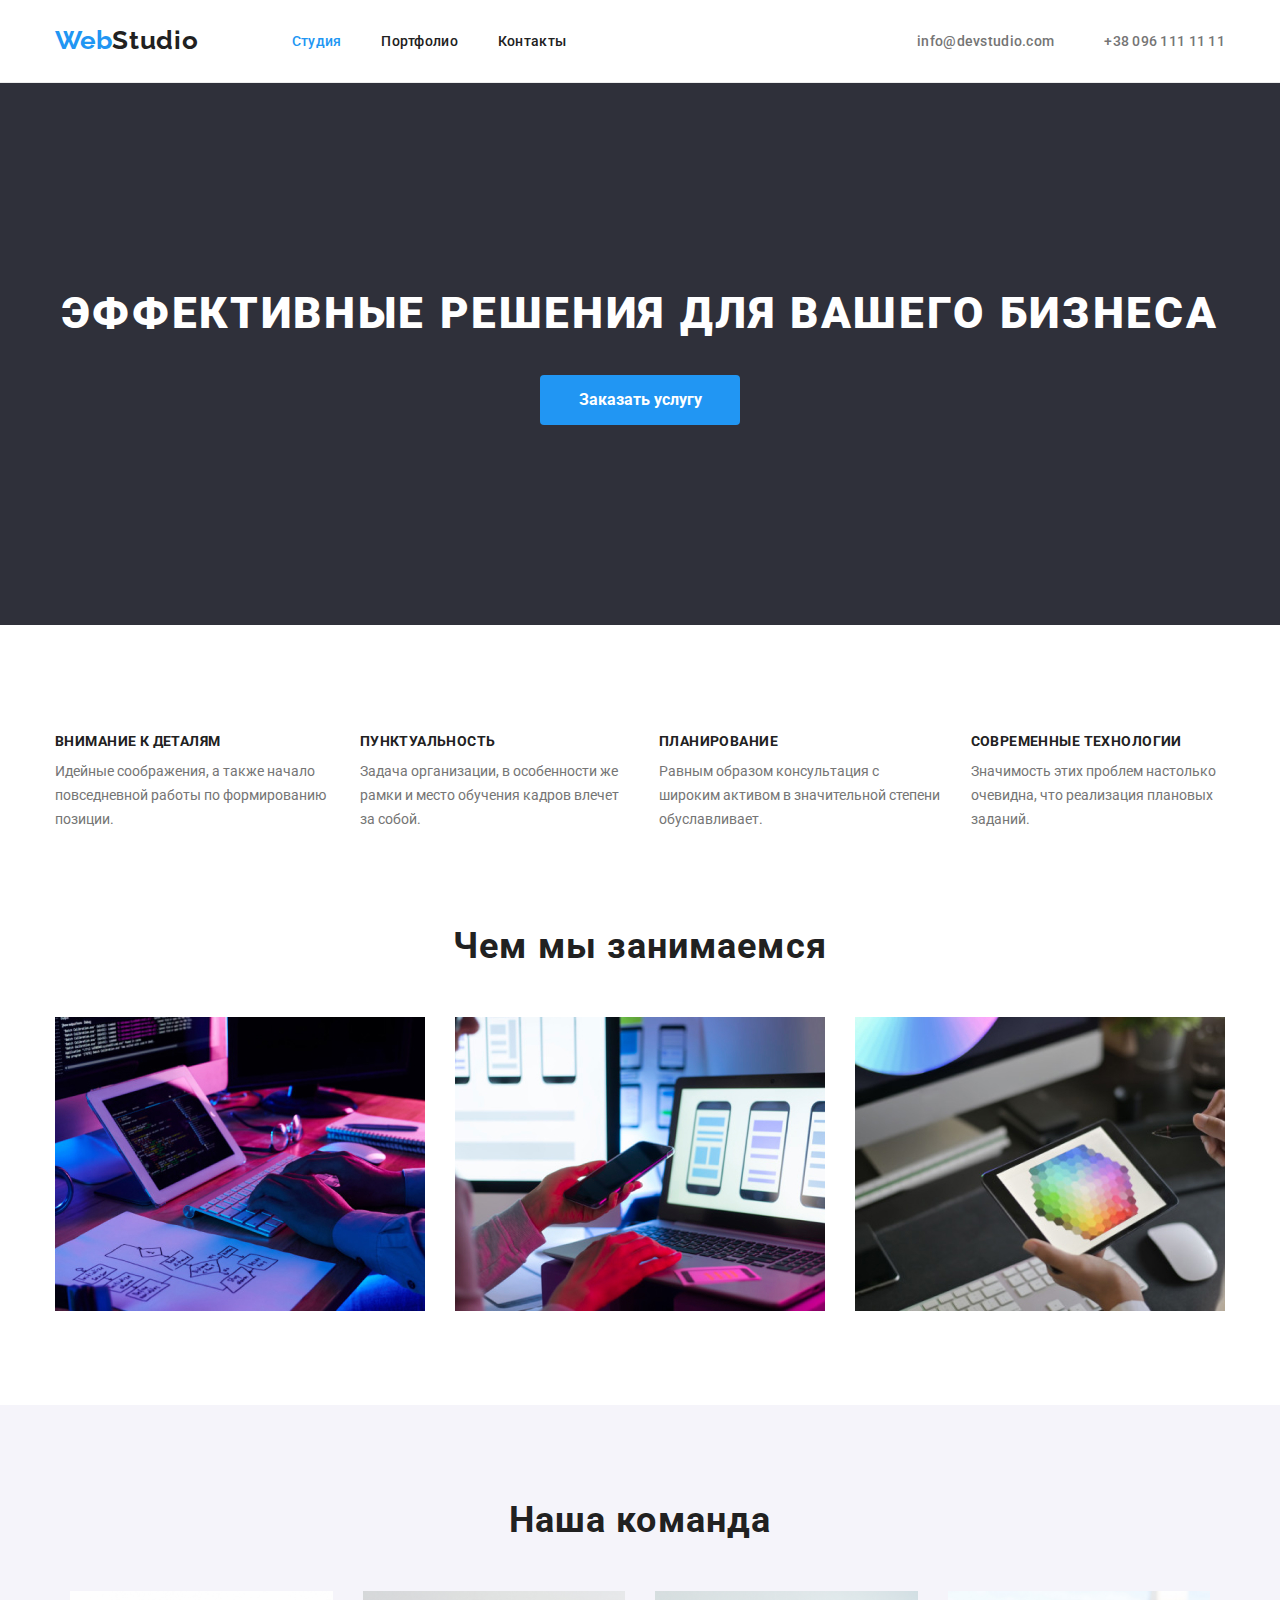
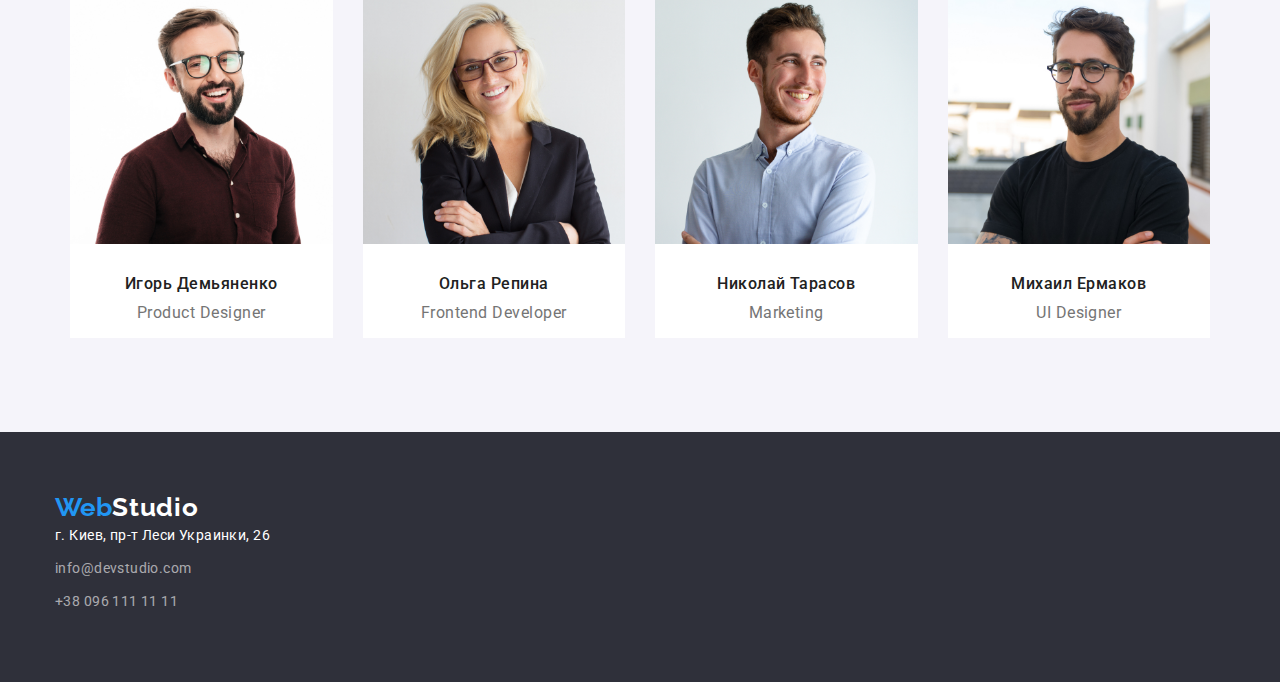
<file: index.html>
<!DOCTYPE html>
<html lang="en">
<head>
    <meta charset="UTF-8">
    <meta name="viewport" content="width=device-width, initial-scale=1.0">
    <title>Студия</title>
    <link rel="preconnect" href="https://fonts.gstatic.com">
    <link href="https://fonts.googleapis.com/css2?family=Raleway:wght@700&family=Roboto:wght@400;500;700;900&display=swap" rel="stylesheet">
    <link rel="stylesheet" href="https://cdnjs.cloudflare.com/ajax/libs/modern-normalize/1.0.0/modern-normalize.min.css" />
    <link rel="stylesheet" href="./css/styles.css">
</head>


<body>

    <!--Шапка страницы-->

    <header class="page-header">
        <div class="container">

        <nav class="main-nav">
    <a href="./index.html" class="logo-nav"><span class="web-item">Web</span><span class="studio-item">Studio</span></a>

    <ul class="site-nav">
        <li class="item"><a class="link-current" href="./index.html">Студия</a></li>
        <li class="item"><a class="link" href="./portfolio.html">Портфолио</a></li>
        <li class="item"><a class="link" href="">Контакты</a> </li>
    </ul>
    <ul class="site-nav-contacts">
        <li class="item"><a class="contacts" href="mailto:info@devstudio.com">info@devstudio.com</a></li>
        <li class="item"><a class="contacts" href="tel:+380961111111">+38 096 111 11 11</a></li>
    </ul>
</nav>
</div>
    </header>



        <!--Section 1-->
<main>
        <section class="hero-section">
            <div class="container">

            <h1 class="hero-tittle">Эффективные решения для вашего бизнеса</h1>
            <button class="hero-btn" type="button">Заказать услугу</button>

        </div>
        </section>
    
       <!--Section 2-->
    
    <section class="advantages-section">

        <div class="container">

        <h2 class="visually-hidden">Наши преимущества</h2>
        <ul class="advantages">
            <li class="item">
                <h3 class="advantages-tittle">Внимание к деталям</h3>
                <p class="advantages-text">Идейные соображения, а также начало повседневной работы по формированию позиции.</p>
            </li>
            <li class="item">
                <h3 class="advantages-tittle">Пунктуальность</h3>
                <p class="advantages-text">Задача организации, в особенности же рамки и место обучения кадров влечет за собой.</p>
            </li>
            <li class="item">
                <h3 class="advantages-tittle">Планирование</h3>
                <p class="advantages-text">Равным образом консультация с широким активом в значительной степени обуславливает.</p>
            </li>
            <li class="item">
                <h3 class="advantages-tittle">Современные технологии</h3>
                <p class="advantages-text">Значимость этих проблем настолько очевидна, что реализация плановых заданий.</p>
            </li>
        </ul>
    </div>

    </section>

    
       <!--Section 3-->
        
        <section class="wwd-section">
            <div class="container">

            <h2 class="wwd-tittle">Чем мы занимаемся</h2>
            <ul class="wwd-list">
                <li class="item">
                 <img src="./img/img1.jpg" alt="Someone typing" width="370">
                </li>
                <li class="item">
                 <img src="./img/img2.jpg" alt="Someone holding phone" width="370">
                </li>
                <li class="item">
                 <img src="./img/img3.jpg" alt="Someone drowing on the tabblet" width="370">
                </li>
            </ul>
            </div>

        </section>
 
       <!--Section 4-->

    <section class="team-section">
        <div class="container">

        <h2 class="team-tittle">Наша команда</h2>
        <ul class="emp-set">
            <li class="team-list">
                    <img src="./img/photo_team/photo1.jpg" alt="photo of a man" width="270">
                    <h3 class="emp-name">Игорь Демьяненко</h3>
                    <p class="emp-text">Product Designer</p> 
            </li>

            <li class="team-list">
                    <img src="./img/photo_team/photo2.jpg" alt="photo of a woman" width="270">
                    <h3 class="emp-name">Ольга Репина</h3>
                    <p class="emp-text">Frontend Developer</p>
            </li>

            <li class="team-list">
                    <img src="./img/photo_team/photo3.jpg" alt="photo of a man" width="270">
                    <h3 class="emp-name">Николай Тарасов</h3>
                    <p class="emp-text">Marketing</p>
            </li>
            
            <li class="team-list">
                    <img src="./img/photo_team/photo4.jpg" alt="photo of a man" width="270">
                    <h3 class="emp-name">Михаил Ермаков</h3>
                    <p class="emp-text">UI Designer</p>
            </li>
        </ul>
         </div>
     </section>

</main>

<!--Footer-->

<footer class="footer">

    <address>
        <div class="container">
        <a href="./index.html" class="footer-logo"><span class="web-item">Web</span><span class="studio-item-footer">Studio</span></a>
    <ul class="contacts-list">
        <li class="item"><a  href="#">г. Киев, пр-т Леси Украинки, 26</a></li>
        <li class="item"><a class="contacts-item" href="mailto:info@devstudio.com">info@devstudio.com</a></li>
        <li class="item"><a class="contacts-item" href="tel:+380961111111">+38 096 111 11 11</a></li>
    </ul>

        </div>
    </address>

</footer>
</body>
</html>
</file>
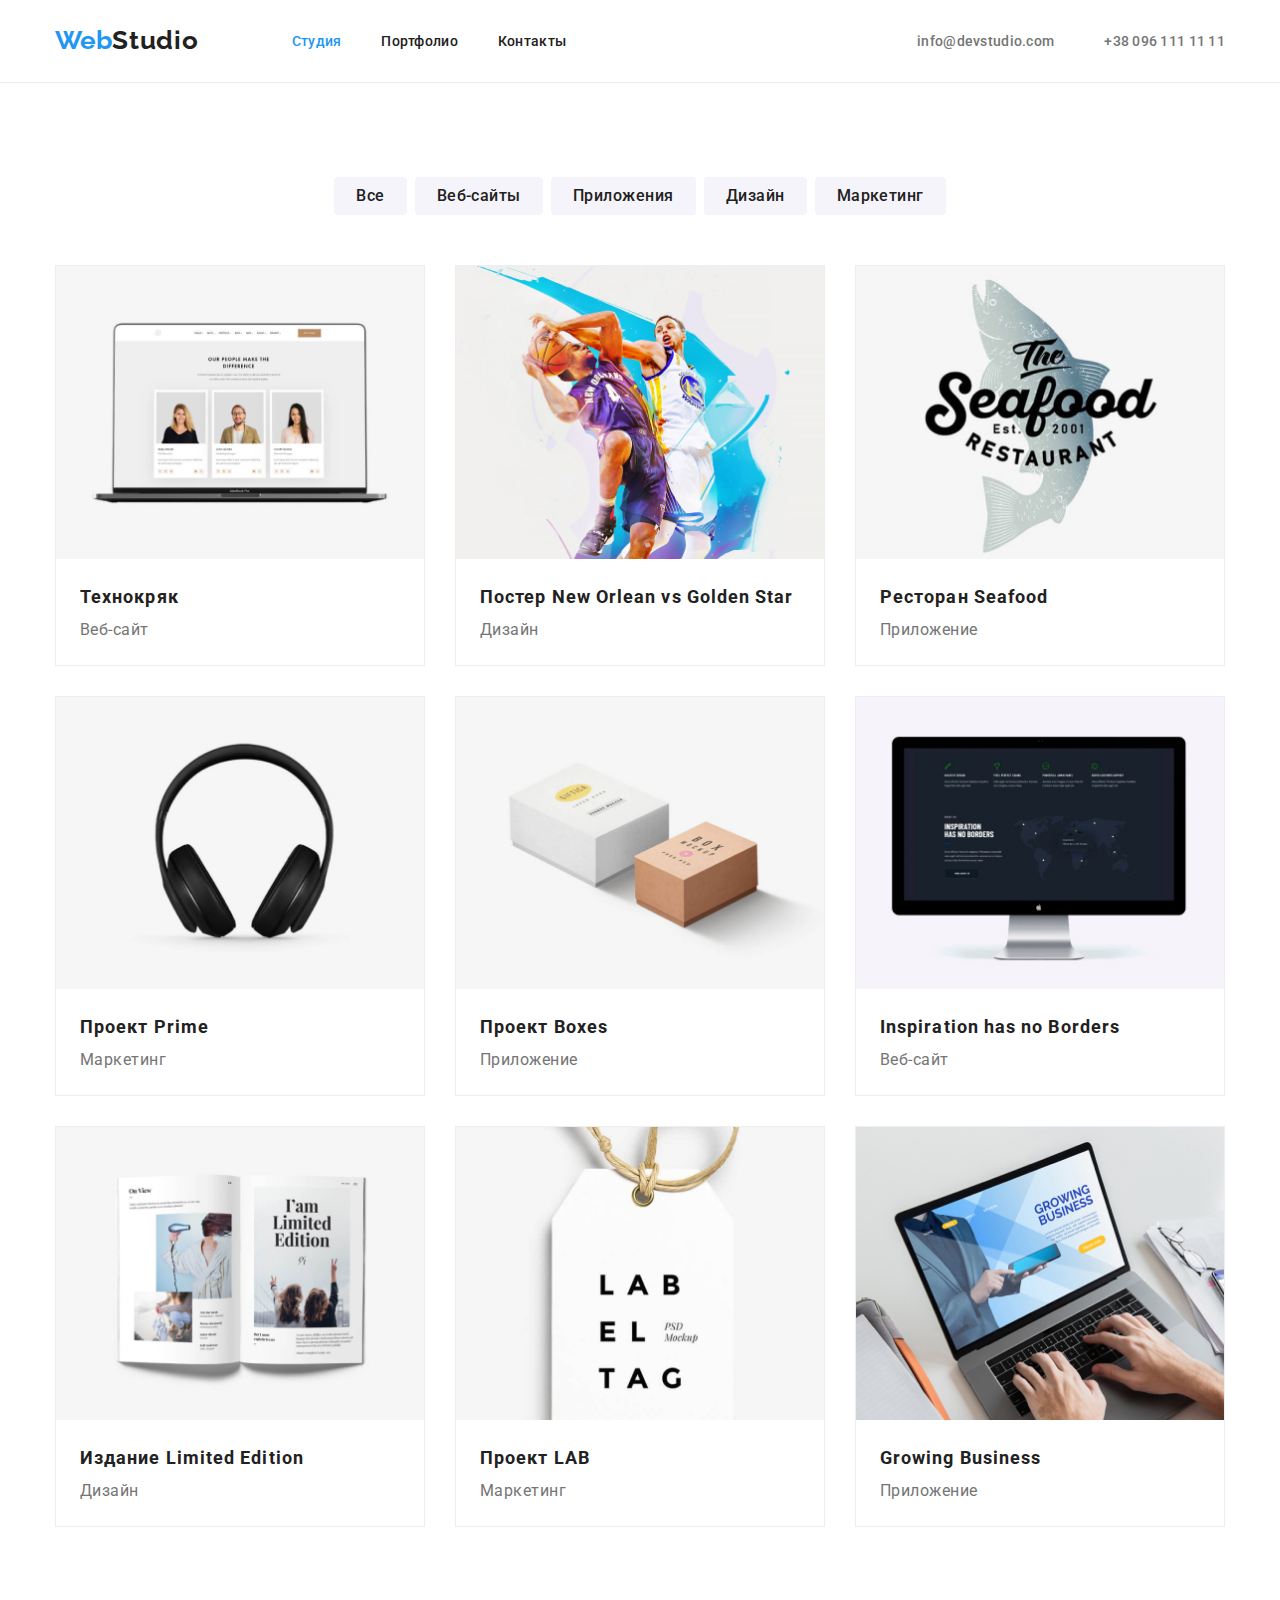
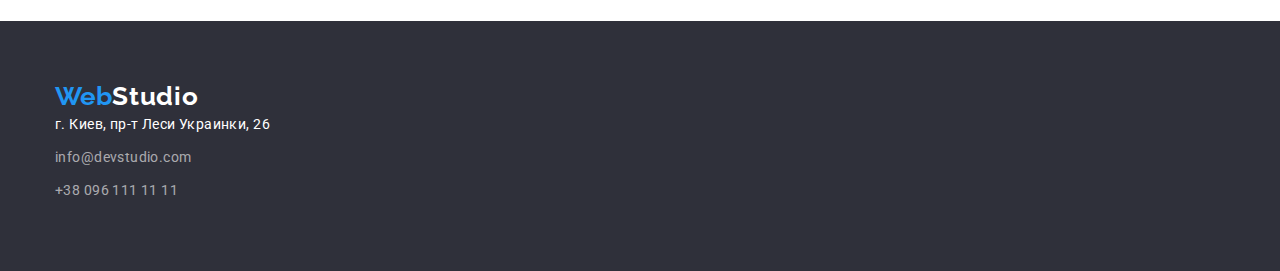
<file: portfolio.html>
<!DOCTYPE html>
<html lang="en">
<head>
    <meta charset="UTF-8">
    <meta name="viewport" content="width=device-width, initial-scale=1.0">
    <title>Портфолио</title>
    <link rel="preconnect" href="https://fonts.gstatic.com">
    <link href="https://fonts.googleapis.com/css2?family=Raleway:wght@700&family=Roboto:wght@400;500;700;900&display=swap" rel="stylesheet">
    <link rel="stylesheet" href="https://cdnjs.cloudflare.com/ajax/libs/modern-normalize/1.0.0/modern-normalize.min.css" />
    <link rel="stylesheet" href="./css/styles.css">
</head>
<body>

 <!--Шапка страницы-->

    <header class="page-header">
        
 <div class="container">

        <nav class="main-nav">
    <a href="./index.html" class="logo-nav"><span class="web-item">Web</span><span class="studio-item">Studio</span></a>

    <ul class="site-nav">
        <li class="item"><a class="link-current" href="./index.html">Студия</a></li>
        <li class="item"><a class="link" href="./portfolio.html">Портфолио</a></li>
        <li class="item"><a class="link" href="">Контакты</a> </li>
    </ul>
    <ul class="site-nav-contacts">
        <li class="item"><a class="contacts" href="mailto:info@devstudio.com">info@devstudio.com</a></li>
        <li class="item"><a class="contacts" href="tel:+380961111111">+38 096 111 11 11</a></li>
    </ul>
</nav>

 </div>
    </header>


<main>


    <section class="potrfolio-section">
        <div class="container">

        <ul class="buttons">
            <li class="item"><button class="filter-btn" type="button">Все</button></li>
            <li class="item"><button class="filter-btn" type="button">Веб-сайты</button></li>
            <li class="item"><button class="filter-btn" type="button">Приложения</button></li>
            <li class="item"><button class="filter-btn" type="button">Дизайн</button></li>
            <li class="item"><button class="filter-btn" type="button">Маркетинг</button></li>
          
        </ul>
        
        <h1 class="visually-hidden">Наши работы</h1>
        
        <ul class="projects-set">

            <li class="projects-list">
                <img src="./img/projects_photo/img1.jpg" alt="Веб-сайт" width="370">
                <div class="text-container">
                <h2 class="projects-tittle">Технокряк</h2>
                <p class="projects-text">Веб-сайт</p>
                </div>
            </li>

            <li class="projects-list">
                <img src="./img/projects_photo/img2.jpg" alt="Постер New Orlean vs Golden Star" width="370">
                <div class="text-container">
                <h2 class="projects-tittle">Постер New Orlean vs Golden Star</h2>
                <p class="projects-text">Дизайн</p>
                </div>
            </li>

            <li class="projects-list">
                <img src="./img/projects_photo/img3.jpg" alt="Приложение Seafood" width="370">
                <div class="text-container">
                <h2 class="projects-tittle">Ресторан Seafood</h2>
                <p class="projects-text">Приложение</p>
                </div>
            </li>

            <li class="projects-list">
                <img src="./img/projects_photo/img4.jpg" alt="Наушники" width="370">
                <div class="text-container">
                <h2 class="projects-tittle">Проект Prime</h2>
                <p class="projects-text">Маркетинг</p>
                </div>
            </li>

            <li class="projects-list">
                <img src="./img/projects_photo/img5.jpg" alt="Коробки" width="370">
                <div class="text-container">
                <h2 class="projects-tittle">Проект Boxes</h2>
                <p class="projects-text">Приложение</p>
                </div>
            </li>

            <li class="projects-list">
                <img src="./img/projects_photo/img6.jpg" alt="Монитор" width="370">
                <div class="text-container">
                <h2 class="projects-tittle">Inspiration has no Borders</h2>
                <p class="projects-text">Веб-сайт</p>
                </div>
            </li>

            <li class="projects-list">
                <img src="./img/projects_photo/img7.jpg" alt="Книга" width="370">
                <div class="text-container">
                <h2 class="projects-tittle">Издание Limited Edition</h2>
                <p class="projects-text">Дизайн</p>
                </div>
            </li>

            <li class="projects-list">
                <img src="./img/projects_photo/img8.jpg" alt="Лейба" width="370">
                <div class="text-container">
                <h2 class="projects-tittle">Проект LAB</h2>
                <p class="projects-text">Маркетинг</p>
                </div>
            </li>

            <li class="projects-list">
                <img src="./img/projects_photo/img9.jpg" alt="Печать на ноутбуке" width="370">
                <div class="text-container">
                <h2 class="projects-tittle">Growing Business</h2>
                <p class="projects-text">Приложение</p>
                </div>
            </li>
            
        </ul>

        </div>

        </section>
        
</main>

<!--Footer-->

<footer class="footer">

    <address>
        <div class="container">
        <a href="./index.html" class="footer-logo"><span class="web-item">Web</span><span class="studio-item-footer">Studio</span></a>
    <ul class="contacts-list">
        <li class="item"><a  href="#">г. Киев, пр-т Леси Украинки, 26</a></li>
        <li class="item"><a class="contacts-item" href="mailto:info@devstudio.com">info@devstudio.com</a></li>
        <li class="item"><a class="contacts-item" href="tel:+380961111111">+38 096 111 11 11</a></li>
    </ul>
    
        </div>
    </address>

</footer>
</body>
</html>
</file>
<file: css/styles.css>
:root {
    --blue-color: #2196f3;
    --tittle-color: #212121;
    --text-color: #757575;
    --white-color: #ffffff;
    --background-color-dark: #2f303a;
    --background-color-light: #f5f4fa;
}

ul {
    list-style: none;
    margin: 0;
    padding: 0;
}
a {
    text-decoration: none;
    color: currentColor;
}

img {
    display: block;
    max-width: 100%;
    height: auto;
}

.container {
    width: 1200px;
    padding: 0 15px;
    margin-left: auto;
    margin-right: auto;
}

/* HEADER */

.web-item {
    color: var(--blue-color);
    font-family: 'Raleway', sans-serif;
    font-style: normal;
    font-weight: bold;
    font-size: 26px;
    line-height: 31px;
}

.studio-item {
    color: var(--tittle-color);
    font-family: 'Raleway', sans-serif;
    font-style: normal;
    font-weight: bold;
    font-size: 26px;
    line-height: 31px;
    letter-spacing: 0.03em;

}

.site-nav {
    margin-left: 93px;
    color: var(--tittle-color);
    font-family: 'Roboto', sans-serif;
    font-style: normal;
    font-weight: 500;
    font-size: 14px;
    line-height: 16px;
    letter-spacing: 0.02em;
}

.site-nav .item:not(:last-child) {
    margin-right: 40px;
}


.site-nav .link:hover,
.site-nav .link:focus{
    color: var(--blue-color);
}

.site-nav .link-current {
    color: var(--blue-color);
}

.site-nav-contacts {
    margin-left: auto;
}

.site-nav-contacts .item:not(:last-child) {
    margin-right: 50px;
}

.contacts:hover,
.contacts:focus {
    color: var(--blue-color);
}

.contacts {
    color: var(--text-color);
    font-family: 'Roboto', sans-serif;
    font-style: normal;
    font-weight: 500;
    font-size: 14px;
    line-height: 16px;
    letter-spacing: 0.02em;
}

.logo-nav, 
.site-nav, 
.site-nav-contacts,
.main-nav {
    display: flex;
    align-items: center;
}

.site-nav,
.site-nav-contacts {
    padding-top: 32px;
    padding-bottom: 32px;
}

.logo-nav {
    padding-top: 24px;
    padding-bottom: 25px;
}

.page-header {
    border-bottom: 1px solid #ECECEC;
    min-height: 80px;
}

/* HERO SECTION */

.hero-section {
    padding-top: 200px;
    padding-bottom: 200px;

    background-color: var(--background-color-dark);
   
    text-align: center;

}

.hero-tittle {
    margin-top: 0;
    margin-bottom: 30px;

    font-family: 'Roboto', sans-serif;
    font-style: normal;
    font-weight: 900;
    font-size: 44px;
    line-height: 1.4;
    text-align: center;
    letter-spacing: 0.06em;
    text-transform: uppercase;

    color: var(--white-color);
    }

.hero-btn {
    display: inline-block;
    min-width: 200px;
    padding: 10px 32px;
    border-radius: 4px;

    text-decoration: none;
    background-color: var(--blue-color);
    border: none;
    color: var(--white-color);
    font-family: 'Roboto', sans-serif;
    font-style: normal;
    font-weight: bold;
    font-size: 16px;
    line-height: 30px;
}

.visually-hidden {
    position: absolute;
    width: 1px;
    height: 1px;
    margin: -1px;
    border: 0;
    padding: 0;
    
    white-space: nowrap;
    clip-path: inset(100%);
    clip: rect(0 0 0 0);
    overflow: hidden;
  }

/* SECTION 2 */

  .advantages {
      display: flex;
      justify-content: center;
  }

  .advantages-section {
      padding-top: 94px;
      padding-bottom: 94px;
  }

.advantages-tittle {
    margin-bottom: 10px;
    
    color: var(--tittle-color);
    font-family: 'Roboto', sans-serif;
    font-style: normal;
    font-weight: bold;
    font-size: 14px;
    line-height: 16px;
    letter-spacing: 0.03em;
    text-transform: uppercase;
}

.advantages-text {
    margin-top: 0;
    margin-bottom: 0;

    color: var(--text-color);
    font-family: 'Roboto', sans-serif;
    font-style: normal;
    font-weight: normal;
    font-size: 14px;
    line-height: 24px;
}

.advantages .item:not(:last-child) {
    margin-right: 30px;
}


/* SECTION 3 */
.wwd-section {
    padding-bottom: 94px;
}

.wwd-tittle {
    margin-top: 0;
    margin-bottom: 50px;

    color: var(--tittle-color);
    font-family: 'Roboto', sans-serif;
    font-style: normal;
    font-weight: bold;
    font-size: 36px;
    line-height: 42px;
    text-align: center;
    letter-spacing: 0.03em;
}

.wwd-list {
    display: flex;
    flex-wrap: wrap;
    margin-right: -30px;
}

.wwd-list .item:not(:last-child) {
    margin-right: 30px;
}

.wwd-list .item {
    flex-basis: calc(100% / 3 - 30px);
    margin-right: 30px;
}



/* SECTION 4 */

.team-tittle {
    margin-top: 0;
    margin-bottom: 50px;

    color: var(--tittle-color);
    font-family: 'Roboto', sans-serif;
    font-style: normal;
    font-weight: bold;
    font-size: 36px;
    line-height: 42px;
    text-align: center;
    letter-spacing: 0.03em;
}

.team-section {
    padding-top: 94px;
    padding-bottom: 94px;
    background-color: var(--background-color-light);
}

.emp-name {
    margin-top: 30px;
    margin-bottom: 10px;

    color: var(--tittle-color);
    font-family: 'Roboto', sans-serif;
    font-style: normal;
    font-weight: 500;
    font-size: 16px;
    line-height: 19px;
    text-align: center;
    letter-spacing: 0.03em;
}

.emp-text {
    margin-top: 0;

    color: var(--text-color);
    font-family: 'Roboto', sans-serif;
    font-style: normal;
    font-weight: normal;
    font-size: 16px;
    line-height: 19px;
    text-align: center;
    letter-spacing: 0.03em;
}
.team-list {
    background-color: var(--white-color);
}
.team-list:not(:last-child){
    margin-right: 30px;
}

.emp-set {
    display: flex;
    justify-content: center;
    flex-wrap: wrap;
    border-radius: 0px 0px 4px 4px;
}

.emp-set .team-list {
    flex-basis: calc(100% / 4 - 30px);
}
/* FOOTER */

.footer-logo {
    margin-top: 60px;
}

.footer {
    padding-top: 60px;
    padding-bottom: 60px;
    background-color: var(--background-color-dark);
}
.studio-item-footer {
    color: var(--white-color);
    font-family: 'Raleway', sans-serif;
    font-style: normal;
    font-weight: bold;
    font-size: 26px;
    line-height: 31px;
    letter-spacing: 0.03em;
}

.contacts-list{
    color: var(--white-color);
    font-family: 'Roboto', sans-serif;
    font-style: normal;
    font-weight: normal;
    font-size: 14px;
    line-height: 24px;
    letter-spacing: 0.03em;
}

.contacts-item {
    color: rgba(255, 255, 255, 0.6);
}

.contacts-list .item {
    margin-bottom: 9px;
}

/* PORTFOLIO */

.potrfolio-section {
    padding-top: 94px;
    padding-bottom: 94px;
}

.buttons {
    display: flex;
    justify-content: center;
}

.buttons .item:not(:last-child) {
    margin-right: 8px;
}

.filter-btn {
    padding: 6px  22px;
    min-width: auto;
    margin-bottom: 50px;

    text-decoration: none;
    background-color: var(--background-color-light);
    border: none;
    border-radius: 4px;
    color: var(--tittle-color);
    font-family: 'Roboto', sans-serif;
    font-style: normal;
    font-weight: 500;
    font-size: 16px;
    line-height: 26px;
    text-align: center;
    letter-spacing: 0.03em;
}
.filter-btn:hover,
.filter-btn:focus {
    background-color: var(--blue-color);
    color: var(--white-color);
}

/* PROJECTS */

.projects-list {
    background-color: var(--white-color);
    border: 1px solid #EEEEEE;
}

.text-container{
    padding: 20px 24px;
}

.projects-tittle {
    margin-top: 0;
    margin-bottom: 0;

    color: var(--tittle-color);
    font-family: 'Roboto', sans-serif;
    font-style: normal;
    font-weight: bold;
    font-size: 18px;
    line-height: 2;
    letter-spacing: 0.06em;
}

.projects-text {
    margin-top: 0;
    margin-bottom: 0;

    color: var(--text-color);
    font-family: 'Roboto', sans-serif;
    font-style: normal;
    font-weight: normal;
    font-size: 16px;
    line-height: 30px;
    letter-spacing: 0.03em;
}

.projects-set {
    display: flex;
    flex-wrap: wrap;
    margin-right: -30px;
    margin-bottom: -30px;
}

.projects-set .projects-list {
    flex-basis: calc(100% / 3 - 30px);
    margin-bottom: 30px;
    margin-right: 30px;
}
</file>
